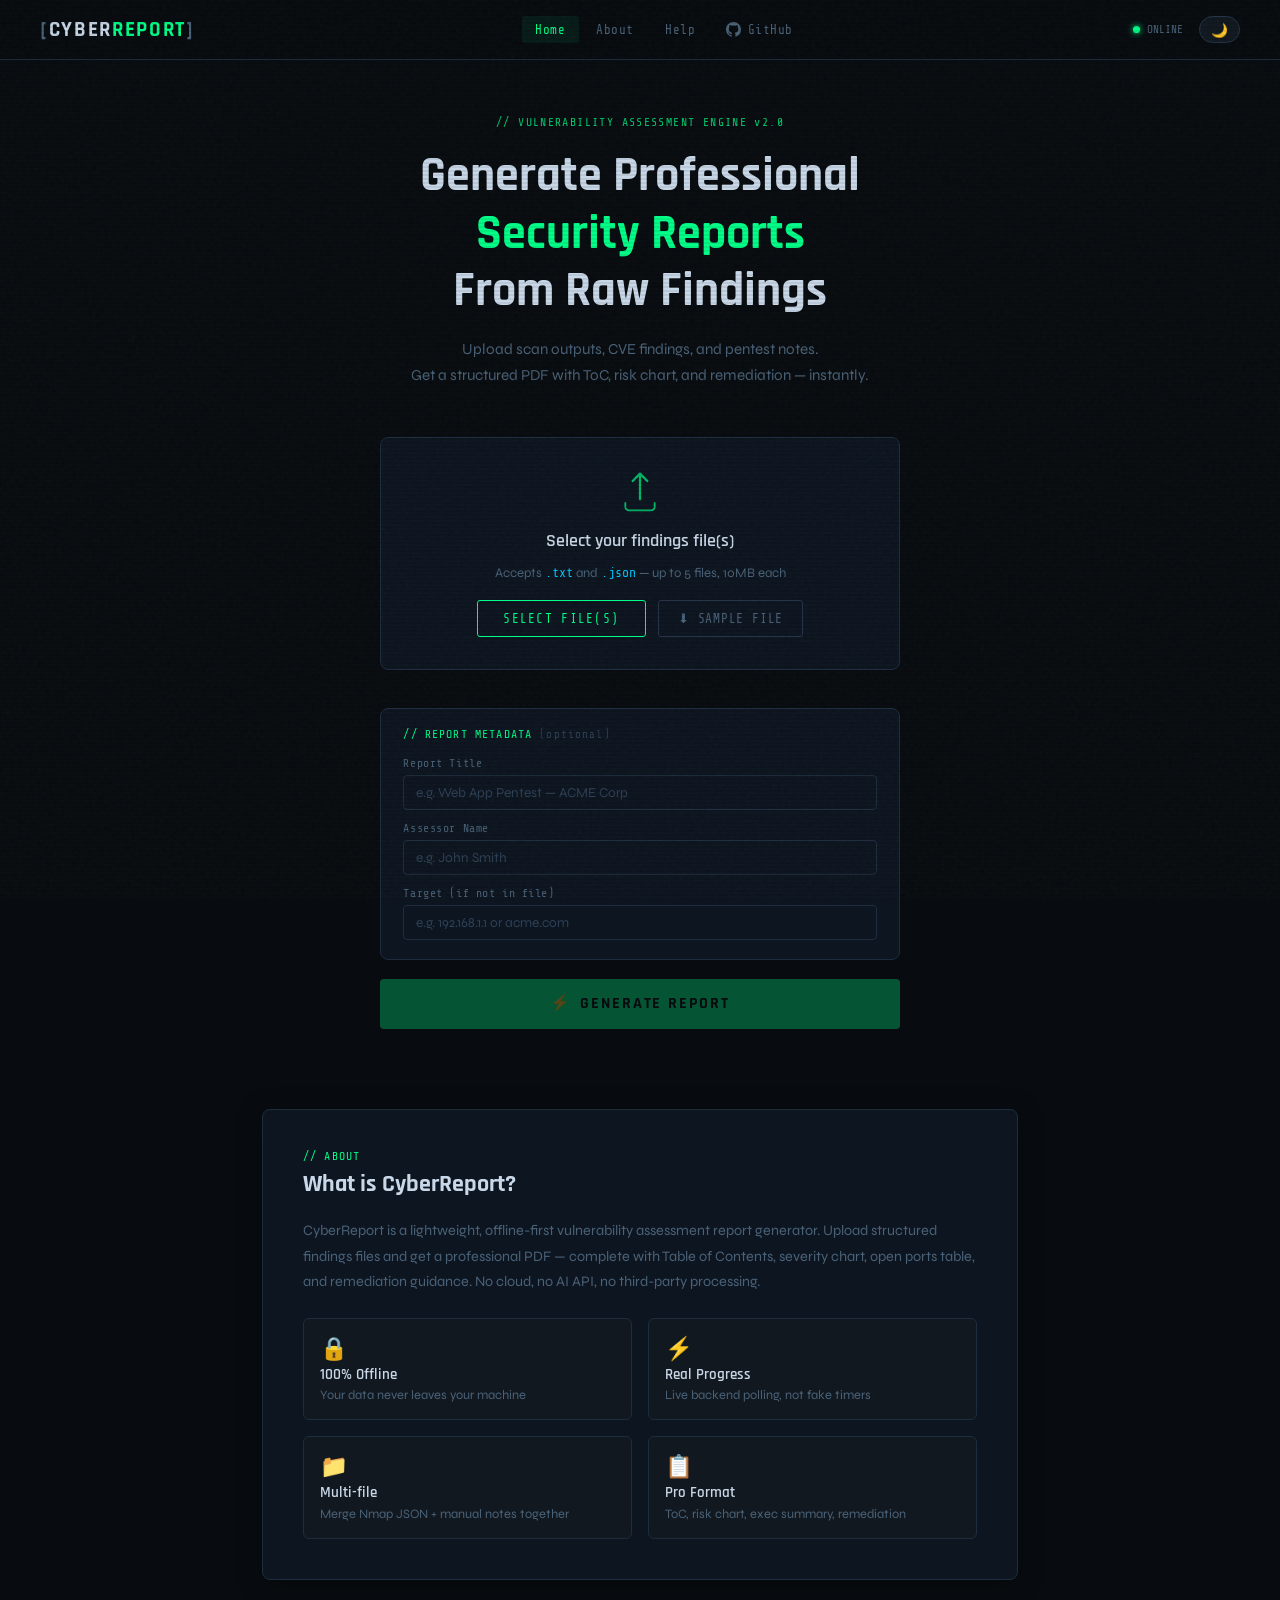
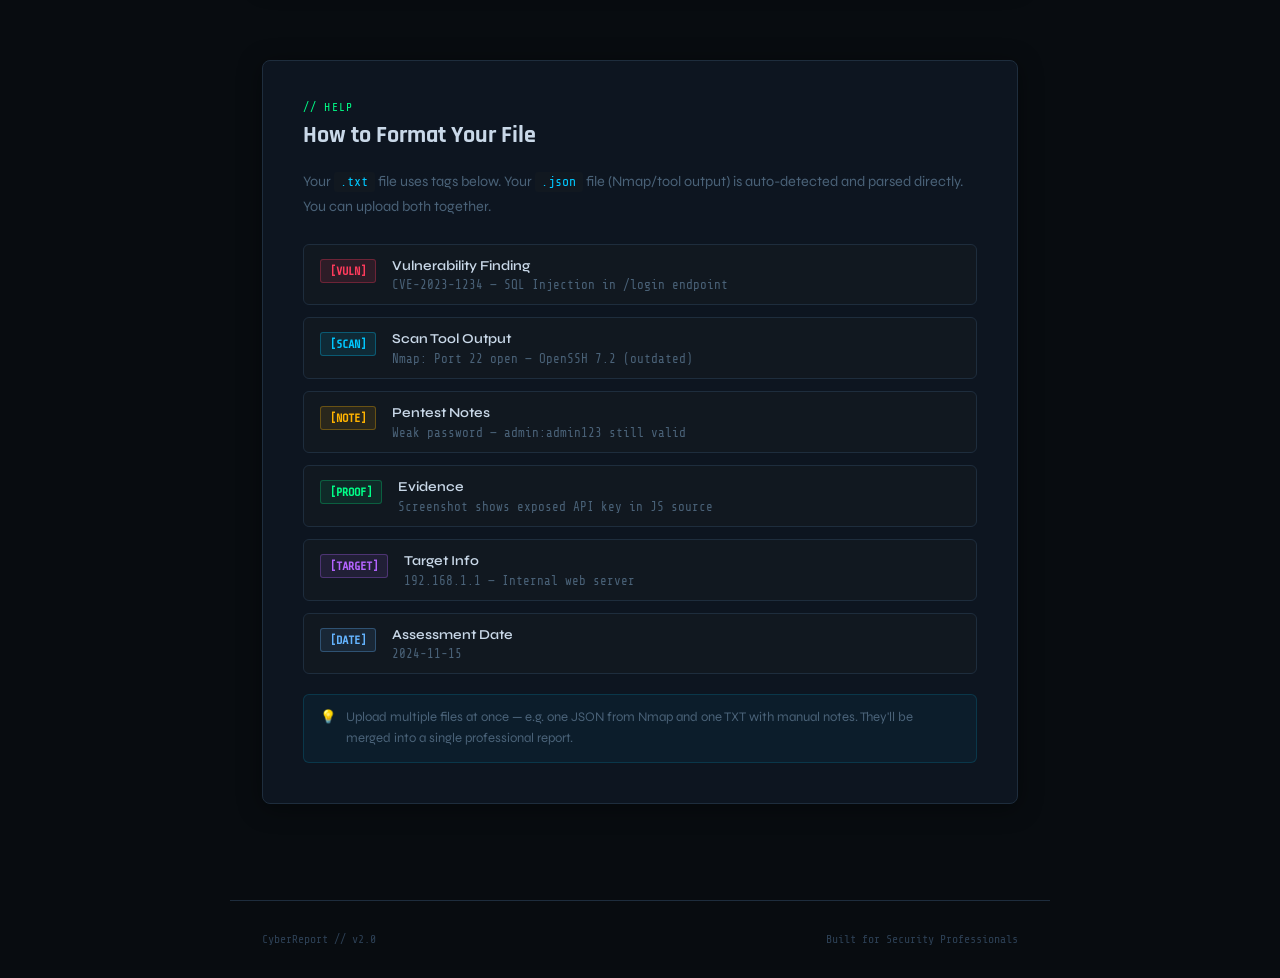
<file: frontend/index.html>
<!DOCTYPE html>
<html lang="en" data-theme="dark">
<head>
  <meta charset="UTF-8" />
  <meta name="viewport" content="width=device-width, initial-scale=1.0"/>
  <title>CyberReport — Vulnerability Assessment Generator</title>
  <link rel="stylesheet" href="style.css" />
  <link href="https://fonts.googleapis.com/css2?family=Share+Tech+Mono&family=Rajdhani:wght@400;500;600;700&family=Syne:wght@400;500;700&display=swap" rel="stylesheet"/>
</head>
<body>
  <div class="scanline"></div>
  <div class="noise"></div>

  <nav class="navbar">
    <div class="nav-logo"><span class="logo-bracket">[</span><span class="logo-text">CYBER</span><span class="logo-accent">REPORT</span><span class="logo-bracket">]</span></div>
    <ul class="nav-links">
      <li><a href="#" class="nav-link active">Home</a></li>
      <li><a href="#about" class="nav-link">About</a></li>
      <li><a href="#help" class="nav-link">Help</a></li>
      <li><a href="https://github.com" target="_blank" class="nav-link nav-github">
        <svg width="15" height="15" viewBox="0 0 24 24" fill="currentColor"><path d="M12 0C5.37 0 0 5.37 0 12c0 5.31 3.435 9.795 8.205 11.385.6.105.825-.255.825-.57 0-.285-.015-1.23-.015-2.235-3.015.555-3.795-.735-4.035-1.41-.135-.345-.72-1.41-1.23-1.695-.42-.225-1.02-.78-.015-.795.945-.015 1.62.87 1.845 1.23 1.08 1.815 2.805 1.305 3.495.99.105-.78.42-1.305.765-1.605-2.67-.3-5.46-1.335-5.46-5.925 0-1.305.465-2.385 1.23-3.225-.12-.3-.54-1.53.12-3.18 0 0 1.005-.315 3.3 1.23.96-.27 1.98-.405 3-.405s2.04.135 3 .405c2.295-1.56 3.3-1.23 3.3-1.23.66 1.65.24 2.88.12 3.18.765.84 1.23 1.905 1.23 3.225 0 4.605-2.805 5.625-5.475 5.925.435.375.81 1.095.81 2.22 0 1.605-.015 2.895-.015 3.3 0 .315.225.69.825.57A12.02 12.02 0 0 0 24 12c0-6.63-5.37-12-12-12z"/></svg>
        GitHub
      </a></li>
    </ul>
    <div class="nav-right">
      <div class="status-indicator"><span class="status-dot"></span><span class="status-text">ONLINE</span></div>
      <button class="theme-toggle" onclick="toggleTheme()"><span class="toggle-icon dark-icon">🌙</span><span class="toggle-icon light-icon">☀️</span></button>
    </div>
  </nav>

  <main>
    <section class="hero">
      <div class="hero-label">// VULNERABILITY ASSESSMENT ENGINE v2.0</div>
      <h1>Generate Professional<br/><span class="highlight">Security Reports</span><br/>From Raw Findings</h1>
      <p class="hero-sub">Upload scan outputs, CVE findings, and pentest notes.<br/>Get a structured PDF with ToC, risk chart, and remediation — instantly.</p>
    </section>

    <section class="upload-section">

      <div class="upload-card" id="uploadCard">
        <div class="upload-icon">
          <svg width="44" height="44" viewBox="0 0 48 48" fill="none">
            <path d="M24 4L24 32M24 4L16 12M24 4L32 12" stroke="currentColor" stroke-width="2.5" stroke-linecap="round" stroke-linejoin="round"/>
            <path d="M8 36V40C8 42.2 9.8 44 12 44H36C38.2 44 40 42.2 40 40V36" stroke="currentColor" stroke-width="2" stroke-linecap="round"/>
          </svg>
        </div>
        <p class="upload-title">Select your findings file(s)</p>
        <p class="upload-sub">Accepts <code>.txt</code> and <code>.json</code> — up to 5 files, 10MB each</p>
        <input type="file" id="fileInput" accept=".txt,.json" multiple hidden />
        <div class="upload-btn-row">
          <button class="btn-upload" onclick="document.getElementById('fileInput').click()">SELECT FILE(S)</button>
          <button class="btn-sample" onclick="downloadSample()">⬇ SAMPLE FILE</button>
        </div>
      </div>

      <div class="file-list" id="fileList"></div>

      <div class="meta-form" id="metaForm">
        <div class="meta-form-title">// REPORT METADATA <span class="meta-optional">(optional)</span></div>
        <div class="meta-fields">
          <div class="meta-field">
            <label for="reportTitle">Report Title</label>
            <input type="text" id="reportTitle" placeholder="e.g. Web App Pentest — ACME Corp" />
          </div>
          <div class="meta-field">
            <label for="assessorName">Assessor Name</label>
            <input type="text" id="assessorName" placeholder="e.g. John Smith" />
          </div>
          <div class="meta-field">
            <label for="targetName">Target (if not in file)</label>
            <input type="text" id="targetName" placeholder="e.g. 192.168.1.1 or acme.com" />
          </div>
        </div>
      </div>

      <button class="btn-generate" id="generateBtn" onclick="generateReport()" disabled>
        <span class="btn-icon">⚡</span> GENERATE REPORT
      </button>

      <div class="progress-wrap" id="progressWrap" style="display:none;">
        <div class="progress-label" id="progressLabel">Starting...</div>
        <div class="progress-bar"><div class="progress-fill" id="progressFill"></div></div>
        <div class="progress-steps" id="progressSteps"></div>
      </div>

      <div class="error-box" id="errorBox" style="display:none;"></div>
      <div class="preview-panel" id="previewPanel" style="display:none;"></div>

    </section>

    <section class="info-section" id="about">
      <div class="info-card">
        <div class="info-card-header"><span class="info-tag">// ABOUT</span><h2>What is CyberReport?</h2></div>
        <p>CyberReport is a lightweight, offline-first vulnerability assessment report generator. Upload structured findings files and get a professional PDF — complete with Table of Contents, severity chart, open ports table, and remediation guidance. No cloud, no AI API, no third-party processing.</p>
        <div class="about-grid">
          <div class="about-item"><span class="about-icon">🔒</span><span class="about-label">100% Offline</span><span class="about-desc">Your data never leaves your machine</span></div>
          <div class="about-item"><span class="about-icon">⚡</span><span class="about-label">Real Progress</span><span class="about-desc">Live backend polling, not fake timers</span></div>
          <div class="about-item"><span class="about-icon">📁</span><span class="about-label">Multi-file</span><span class="about-desc">Merge Nmap JSON + manual notes together</span></div>
          <div class="about-item"><span class="about-icon">📋</span><span class="about-label">Pro Format</span><span class="about-desc">ToC, risk chart, exec summary, remediation</span></div>
        </div>
      </div>
    </section>

    <section class="info-section" id="help">
      <div class="info-card">
        <div class="info-card-header"><span class="info-tag">// HELP</span><h2>How to Format Your File</h2></div>
        <p>Your <code>.txt</code> file uses tags below. Your <code>.json</code> file (Nmap/tool output) is auto-detected and parsed directly. You can upload both together.</p>
        <div class="help-tags">
          <div class="help-row"><span class="help-tag vuln">[VULN]</span><div class="help-detail"><strong>Vulnerability Finding</strong><code>CVE-2023-1234 — SQL Injection in /login endpoint</code></div></div>
          <div class="help-row"><span class="help-tag scan">[SCAN]</span><div class="help-detail"><strong>Scan Tool Output</strong><code>Nmap: Port 22 open — OpenSSH 7.2 (outdated)</code></div></div>
          <div class="help-row"><span class="help-tag note">[NOTE]</span><div class="help-detail"><strong>Pentest Notes</strong><code>Weak password — admin:admin123 still valid</code></div></div>
          <div class="help-row"><span class="help-tag proof">[PROOF]</span><div class="help-detail"><strong>Evidence</strong><code>Screenshot shows exposed API key in JS source</code></div></div>
          <div class="help-row"><span class="help-tag target">[TARGET]</span><div class="help-detail"><strong>Target Info</strong><code>192.168.1.1 — Internal web server</code></div></div>
          <div class="help-row"><span class="help-tag date">[DATE]</span><div class="help-detail"><strong>Assessment Date</strong><code>2024-11-15</code></div></div>
        </div>
        <div class="help-note"><span>💡</span><span>Upload multiple files at once — e.g. one JSON from Nmap and one TXT with manual notes. They'll be merged into a single professional report.</span></div>
      </div>
    </section>
  </main>

  <footer>
    <span>CyberReport // v2.0</span>
    <span>Built for Security Professionals</span>
  </footer>

  <script src="upload.js"></script>
  <script>
    function toggleTheme() {
      const html = document.documentElement;
      const cur  = html.getAttribute('data-theme');
      html.setAttribute('data-theme', cur === 'dark' ? 'light' : 'dark');
      localStorage.setItem('cyberreport-theme', html.getAttribute('data-theme'));
    }
    const saved = localStorage.getItem('cyberreport-theme');
    if (saved) document.documentElement.setAttribute('data-theme', saved);
    document.querySelectorAll('a[href^="#"]').forEach(a => {
      a.addEventListener('click', e => {
        const t = document.querySelector(a.getAttribute('href'));
        if (t) { e.preventDefault(); t.scrollIntoView({ behavior: 'smooth' }); }
      });
    });
  </script>
</body>
</html>
</file>
<file: frontend/style.css>
*,
*::before,
*::after {
  box-sizing: border-box;
  margin: 0;
  padding: 0;
}

:root,
[data-theme="dark"] {
  --bg: #080c10;
  --bg2: #0d1117;
  --bg3: #111820;
  --bg-card: #0d1520;
  --border: #1e2d3d;
  --border2: #243447;
  --accent: #00ff88;
  --accent2: #00c8ff;
  --danger: #ff3b5c;
  --warn: #ffb300;
  --text: #c9d8e8;
  --text-dim: #4a6278;
  --text-muted: #2d4055;
  --nav-bg: rgba(8, 12, 16, 0.96);
  --card-shadow: 0 4px 24px rgba(0, 0, 0, 0.4);
  --scanline-op: 1;
  --noise-op: 0.03;
  --input-bg: #0d1520;
  --input-border: #1e2d3d;
  --input-text: #c9d8e8;
}

[data-theme="light"] {
  --bg: #f0f4f8;
  --bg2: #e8edf3;
  --bg3: #dde4ed;
  --bg-card: #ffffff;
  --border: #c8d4e0;
  --border2: #b0c0d0;
  --accent: #0a7c4e;
  --accent2: #0070a8;
  --danger: #cc1f3a;
  --warn: #b07800;
  --text: #1a2a3a;
  --text-dim: #5a7080;
  --text-muted: #8090a0;
  --nav-bg: rgba(240, 244, 248, 0.97);
  --card-shadow: 0 4px 24px rgba(0, 0, 0, 0.08);
  --scanline-op: 0;
  --noise-op: 0;
  --input-bg: #ffffff;
  --input-border: #c8d4e0;
  --input-text: #1a2a3a;
}

:root {
  --font-mono: 'Share Tech Mono', monospace;
  --font-head: 'Rajdhani', sans-serif;
  --font-body: 'Syne', sans-serif;
}

html {
  scroll-behavior: smooth;
}

body {
  background: var(--bg);
  color: var(--text);
  font-family: var(--font-body);
  min-height: 100vh;
  overflow-x: hidden;
  transition: background .3s, color .3s;
}

.scanline {
  pointer-events: none;
  position: fixed;
  inset: 0;
  z-index: 999;
  opacity: var(--scanline-op);
  background: repeating-linear-gradient(to bottom, transparent 0px, transparent 2px, rgba(0, 0, 0, .07) 2px, rgba(0, 0, 0, .07) 4px);
  transition: opacity .3s;
}

.noise {
  pointer-events: none;
  position: fixed;
  inset: 0;
  z-index: 998;
  opacity: var(--noise-op);
  background-image: url("data:image/svg+xml,%3Csvg viewBox='0 0 256 256' xmlns='http://www.w3.org/2000/svg'%3E%3Cfilter id='n'%3E%3CfeTurbulence type='fractalNoise' baseFrequency='0.9' numOctaves='4' stitchTiles='stitch'/%3E%3C/filter%3E%3Crect width='100%25' height='100%25' filter='url(%23n)'/%3E%3C/svg%3E");
  transition: opacity .3s;
}

/* NAVBAR */
.navbar {
  display: flex;
  align-items: center;
  justify-content: space-between;
  padding: 0 2.5rem;
  height: 60px;
  background: var(--nav-bg);
  border-bottom: 1px solid var(--border);
  backdrop-filter: blur(12px);
  position: sticky;
  top: 0;
  z-index: 100;
  transition: background .3s, border-color .3s;
}

.nav-logo {
  font-family: var(--font-head);
  font-size: 1.3rem;
  font-weight: 700;
  letter-spacing: .08em;
}

.logo-bracket {
  color: var(--text-dim);
}

.logo-text {
  color: var(--text);
}

.logo-accent {
  color: var(--accent);
}

.nav-links {
  display: flex;
  list-style: none;
  gap: .25rem;
  align-items: center;
}

.nav-link {
  font-family: var(--font-mono);
  font-size: .78rem;
  color: var(--text-dim);
  text-decoration: none;
  padding: .4rem .85rem;
  border-radius: 3px;
  letter-spacing: .04em;
  transition: color .2s, background .2s;
  display: flex;
  align-items: center;
  gap: .4rem;
}

.nav-link:hover,
.nav-link.active {
  color: var(--accent);
  background: rgba(0, 255, 136, .07);
}

.nav-right {
  display: flex;
  align-items: center;
  gap: 1rem;
}

.status-indicator {
  display: flex;
  align-items: center;
  gap: .4rem;
  font-family: var(--font-mono);
  font-size: .7rem;
  color: var(--text-dim);
}

.status-dot {
  width: 7px;
  height: 7px;
  border-radius: 50%;
  background: var(--accent);
  box-shadow: 0 0 6px var(--accent);
  animation: pulse 2s infinite;
}

@keyframes pulse {

  0%,
  100% {
    opacity: 1
  }

  50% {
    opacity: .3
  }
}

.theme-toggle {
  background: var(--bg3);
  border: 1px solid var(--border2);
  border-radius: 20px;
  padding: .3rem .7rem;
  cursor: pointer;
  font-size: .85rem;
  transition: background .2s, transform .1s;
}

.theme-toggle:hover {
  background: var(--border);
  transform: scale(1.05);
}

[data-theme="dark"] .light-icon {
  display: none;
}

[data-theme="dark"] .dark-icon {
  display: inline;
}

[data-theme="light"] .dark-icon {
  display: none;
}

[data-theme="light"] .light-icon {
  display: inline;
}

/* MAIN */
main {
  max-width: 820px;
  margin: 0 auto;
  padding: 3.5rem 2rem 6rem;
}

/* HERO */
.hero {
  text-align: center;
  margin-bottom: 3rem;
  animation: fadeUp .6s ease both;
}

.hero-label {
  font-family: var(--font-mono);
  font-size: .72rem;
  color: var(--accent);
  letter-spacing: .12em;
  margin-bottom: 1.2rem;
  opacity: .8;
}

.hero h1 {
  font-family: var(--font-head);
  font-size: clamp(2rem, 5vw, 3rem);
  font-weight: 700;
  line-height: 1.2;
  margin-bottom: 1rem;
}

.highlight {
  color: var(--accent);
}

.hero-sub {
  font-size: .95rem;
  color: var(--text-dim);
  line-height: 1.7;
  max-width: 500px;
  margin: 0 auto;
}

/* UPLOAD SECTION */
.upload-section {
  display: flex;
  flex-direction: column;
  align-items: center;
  gap: 1.2rem;
  animation: fadeUp .6s .15s ease both;
}

/* UPLOAD CARD */
.upload-card {
  width: 100%;
  max-width: 520px;
  background: var(--bg-card);
  border: 1px solid var(--border);
  border-radius: 8px;
  padding: 2rem;
  display: flex;
  flex-direction: column;
  align-items: center;
  gap: .8rem;
  text-align: center;
  transition: border-color .2s, background .3s;
}

.upload-icon {
  color: var(--accent);
  opacity: .7;
}

.upload-title {
  font-family: var(--font-head);
  font-size: 1.1rem;
  font-weight: 600;
  color: var(--text);
}

.upload-sub {
  font-size: .82rem;
  color: var(--text-dim);
}

.upload-sub code {
  font-family: var(--font-mono);
  color: var(--accent2);
}

.upload-btn-row {
  display: flex;
  gap: .75rem;
  flex-wrap: wrap;
  justify-content: center;
  margin-top: .4rem;
}

/* BUTTONS */
.btn-upload {
  background: transparent;
  border: 1px solid var(--accent);
  color: var(--accent);
  font-family: var(--font-mono);
  font-size: .8rem;
  letter-spacing: .1em;
  padding: .6rem 1.6rem;
  border-radius: 3px;
  cursor: pointer;
  transition: background .2s, color .2s, transform .1s;
}

.btn-upload:hover {
  background: var(--accent);
  color: var(--bg);
  transform: translateY(-1px);
}

.btn-sample {
  background: transparent;
  border: 1px solid var(--border2);
  color: var(--text-dim);
  font-family: var(--font-mono);
  font-size: .8rem;
  letter-spacing: .06em;
  padding: .6rem 1.2rem;
  border-radius: 3px;
  cursor: pointer;
  transition: border-color .2s, color .2s, transform .1s;
}

.btn-sample:hover {
  border-color: var(--accent2);
  color: var(--accent2);
  transform: translateY(-1px);
}

.btn-generate {
  width: 100%;
  max-width: 520px;
  background: var(--accent);
  color: var(--bg);
  border: none;
  font-family: var(--font-head);
  font-size: 1rem;
  font-weight: 700;
  letter-spacing: .12em;
  padding: .9rem 2rem;
  border-radius: 4px;
  cursor: pointer;
  transition: opacity .2s, transform .15s, box-shadow .2s;
  display: flex;
  align-items: center;
  justify-content: center;
  gap: .5rem;
}

.btn-generate:hover:not(:disabled) {
  opacity: .9;
  transform: translateY(-2px);
  box-shadow: 0 6px 20px rgba(0, 255, 136, .25);
}

.btn-generate:disabled {
  opacity: .3;
  cursor: not-allowed;
}

/* FILE LIST */
.file-list {
  width: 100%;
  max-width: 520px;
  display: flex;
  flex-direction: column;
  gap: .5rem;
}

.file-row {
  display: flex;
  align-items: center;
  gap: .8rem;
  background: var(--bg3);
  border: 1px solid var(--border);
  border-radius: 6px;
  padding: .6rem 1rem;
  transition: background .3s;
}

.file-icon-sm {
  font-family: var(--font-mono);
  font-size: .75rem;
  color: var(--accent2);
  min-width: 20px;
  text-align: center;
}

.file-details {
  flex: 1;
  display: flex;
  flex-direction: column;
  gap: .1rem;
}

.file-name {
  font-family: var(--font-mono);
  font-size: .82rem;
  color: var(--text);
}

.file-size {
  font-family: var(--font-mono);
  font-size: .72rem;
  color: var(--text-dim);
}

.btn-clear {
  background: none;
  border: none;
  color: var(--text-dim);
  cursor: pointer;
  font-size: .85rem;
  padding: .2rem .4rem;
  border-radius: 3px;
  transition: color .2s, background .2s;
}

.btn-clear:hover {
  color: var(--danger);
  background: rgba(255, 59, 92, .1);
}

/* META FORM */
.meta-form {
  width: 100%;
  max-width: 520px;
  background: var(--bg-card);
  border: 1px solid var(--border);
  border-radius: 8px;
  padding: 1.2rem 1.4rem;
  transition: background .3s;
}

.meta-form-title {
  font-family: var(--font-mono);
  font-size: .72rem;
  color: var(--accent);
  letter-spacing: .1em;
  margin-bottom: 1rem;
}

.meta-optional {
  color: var(--text-muted);
  font-size: .68rem;
}

.meta-fields {
  display: flex;
  flex-direction: column;
  gap: .75rem;
}

.meta-field {
  display: flex;
  flex-direction: column;
  gap: .3rem;
}

.meta-field label {
  font-family: var(--font-mono);
  font-size: .72rem;
  color: var(--text-dim);
  letter-spacing: .05em;
}

.meta-field input {
  background: var(--input-bg);
  border: 1px solid var(--input-border);
  color: var(--input-text);
  font-family: var(--font-body);
  font-size: .85rem;
  padding: .5rem .75rem;
  border-radius: 4px;
  outline: none;
  transition: border-color .2s, background .3s;
}

.meta-field input:focus {
  border-color: var(--accent);
}

.meta-field input::placeholder {
  color: var(--text-muted);
}

/* PROGRESS */
.progress-wrap {
  width: 100%;
  max-width: 520px;
  background: var(--bg-card);
  border: 1px solid var(--border);
  border-radius: 6px;
  padding: 1rem 1.2rem;
}

.progress-label {
  font-family: var(--font-mono);
  font-size: .75rem;
  color: var(--accent);
  margin-bottom: .6rem;
}

.progress-bar {
  width: 100%;
  height: 3px;
  background: var(--border);
  border-radius: 2px;
  overflow: hidden;
  margin-bottom: .8rem;
}

.progress-fill {
  height: 100%;
  background: var(--accent);
  width: 0%;
  transition: width .4s ease;
  border-radius: 2px;
}

.progress-steps {
  display: flex;
  flex-direction: column;
  gap: .3rem;
}

.step-line {
  font-family: var(--font-mono);
  font-size: .72rem;
  color: var(--text-dim);
}

.step-done {
  color: var(--accent);
}

.step-active {
  color: var(--accent2);
}

.step-wait {
  color: var(--text-muted);
}

/* ERROR */
.error-box {
  width: 100%;
  max-width: 520px;
  background: rgba(255, 59, 92, .08);
  border: 1px solid var(--danger);
  border-radius: 6px;
  padding: .8rem 1rem;
  font-family: var(--font-mono);
  font-size: .78rem;
  color: var(--danger);
  line-height: 1.5;
}

/* PREVIEW PANEL */
.preview-panel {
  width: 100%;
  max-width: 520px;
  background: var(--bg-card);
  border: 1px solid var(--border);
  border-radius: 8px;
  overflow: hidden;
  transition: background .3s;
}

.preview-header {
  background: var(--bg3);
  padding: 1.2rem 1.4rem;
  border-bottom: 1px solid var(--border);
}

.preview-title-row {
  display: flex;
  align-items: center;
  justify-content: space-between;
  margin-bottom: .5rem;
}

.preview-tag {
  font-family: var(--font-mono);
  font-size: .7rem;
  color: var(--accent);
  letter-spacing: .1em;
}

.btn-close-preview {
  background: none;
  border: 1px solid var(--border2);
  color: var(--text-dim);
  font-family: var(--font-mono);
  font-size: .7rem;
  padding: .25rem .6rem;
  border-radius: 3px;
  cursor: pointer;
  transition: color .2s, border-color .2s;
}

.btn-close-preview:hover {
  color: var(--danger);
  border-color: var(--danger);
}

.preview-report-title {
  font-family: var(--font-head);
  font-size: 1rem;
  font-weight: 700;
  color: var(--text);
  margin-bottom: .5rem;
}

.preview-meta {
  display: flex;
  flex-wrap: wrap;
  gap: .6rem 1.2rem;
  font-family: var(--font-mono);
  font-size: .72rem;
  color: var(--text-dim);
}

.preview-risk {
  font-weight: 700;
}

.preview-section {
  padding: 1rem 1.4rem;
  border-bottom: 1px solid var(--border);
}

.preview-section:last-child {
  border-bottom: none;
}

.preview-section-title {
  font-family: var(--font-mono);
  font-size: .7rem;
  color: var(--text-dim);
  letter-spacing: .08em;
  margin-bottom: .6rem;
  text-transform: uppercase;
}

.prev-stats-row {
  display: flex;
  gap: .6rem;
  flex-wrap: wrap;
}

.prev-stat {
  display: flex;
  flex-direction: column;
  align-items: center;
  background: var(--bg3);
  border: 1px solid var(--border);
  border-radius: 4px;
  padding: .4rem .7rem;
  min-width: 70px;
}

.prev-stat-label {
  font-family: var(--font-mono);
  font-size: .65rem;
  color: var(--text-dim);
}

.prev-stat-count {
  font-family: var(--font-head);
  font-size: 1.2rem;
  font-weight: 700;
}

.prev-summary {
  font-size: .82rem;
  color: var(--text-dim);
  line-height: 1.65;
}

.prev-finding {
  display: flex;
  gap: .6rem;
  align-items: flex-start;
  padding: .35rem 0;
  border-bottom: 1px solid var(--border);
  font-size: .82rem;
}

.prev-finding:last-child {
  border-bottom: none;
}

.prev-sev {
  font-family: var(--font-mono);
  font-size: .7rem;
  font-weight: 700;
  white-space: nowrap;
  padding-top: 1px;
}

.prev-desc {
  color: var(--text);
  line-height: 1.4;
}

.prev-empty {
  font-size: .82rem;
  color: var(--text-dim);
}

.prev-more {
  font-family: var(--font-mono);
  font-size: .72rem;
  color: var(--text-dim);
  margin-top: .5rem;
}

/* INFO SECTIONS */
.info-section {
  margin-top: 5rem;
  animation: fadeUp .5s ease both;
}

.info-card {
  background: var(--bg-card);
  border: 1px solid var(--border);
  border-radius: 8px;
  padding: 2.5rem;
  box-shadow: var(--card-shadow);
  transition: background .3s, border-color .3s;
}

.info-card-header {
  margin-bottom: 1.2rem;
}

.info-tag {
  font-family: var(--font-mono);
  font-size: .72rem;
  color: var(--accent);
  letter-spacing: .1em;
  display: block;
  margin-bottom: .4rem;
}

.info-card h2 {
  font-family: var(--font-head);
  font-size: 1.5rem;
  font-weight: 700;
  color: var(--text);
}

.info-card>p {
  font-size: .9rem;
  color: var(--text-dim);
  line-height: 1.75;
  margin-bottom: 1.5rem;
}

.info-card code {
  font-family: var(--font-mono);
  font-size: .82rem;
  color: var(--accent2);
  background: var(--bg3);
  padding: .15rem .4rem;
  border-radius: 3px;
}

.about-grid {
  display: grid;
  grid-template-columns: repeat(2, 1fr);
  gap: 1rem;
}

@media(max-width:500px) {
  .about-grid {
    grid-template-columns: 1fr
  }
}

.about-item {
  display: flex;
  flex-direction: column;
  gap: .2rem;
  background: var(--bg3);
  border: 1px solid var(--border);
  border-radius: 6px;
  padding: 1rem;
  transition: border-color .2s;
}

.about-item:hover {
  border-color: var(--border2);
}

.about-icon {
  font-size: 1.4rem;
}

.about-label {
  font-family: var(--font-head);
  font-weight: 600;
  font-size: .95rem;
  color: var(--text);
}

.about-desc {
  font-size: .8rem;
  color: var(--text-dim);
}

.help-tags {
  display: flex;
  flex-direction: column;
  gap: .75rem;
  margin-bottom: 1.2rem;
}

.help-row {
  display: flex;
  align-items: flex-start;
  gap: 1rem;
  padding: .75rem 1rem;
  background: var(--bg3);
  border: 1px solid var(--border);
  border-radius: 6px;
  transition: border-color .2s;
}

.help-row:hover {
  border-color: var(--border2);
}

.help-tag {
  font-family: var(--font-mono);
  font-size: .75rem;
  font-weight: 700;
  padding: .25rem .55rem;
  border-radius: 3px;
  white-space: nowrap;
  flex-shrink: 0;
  margin-top: 2px;
}

.help-tag.vuln {
  background: rgba(255, 59, 92, .12);
  color: #ff3b5c;
  border: 1px solid rgba(255, 59, 92, .3);
}

.help-tag.scan {
  background: rgba(0, 200, 255, .1);
  color: #00c8ff;
  border: 1px solid rgba(0, 200, 255, .3);
}

.help-tag.note {
  background: rgba(255, 179, 0, .1);
  color: #ffb300;
  border: 1px solid rgba(255, 179, 0, .3);
}

.help-tag.proof {
  background: rgba(0, 255, 136, .08);
  color: #00ff88;
  border: 1px solid rgba(0, 255, 136, .25);
}

.help-tag.target {
  background: rgba(180, 100, 255, .1);
  color: #b464ff;
  border: 1px solid rgba(180, 100, 255, .3);
}

.help-tag.date {
  background: rgba(100, 180, 255, .1);
  color: #64b4ff;
  border: 1px solid rgba(100, 180, 255, .3);
}

.help-detail {
  display: flex;
  flex-direction: column;
  gap: .3rem;
}

.help-detail strong {
  font-size: .85rem;
  color: var(--text);
  font-weight: 600;
}

.help-detail code {
  background: none;
  padding: 0;
  font-size: .78rem;
  color: var(--text-dim);
}

.help-note {
  display: flex;
  align-items: flex-start;
  gap: .6rem;
  font-size: .82rem;
  color: var(--text-dim);
  background: rgba(0, 200, 255, .05);
  border: 1px solid rgba(0, 200, 255, .15);
  border-radius: 6px;
  padding: .8rem 1rem;
  line-height: 1.6;
}

footer {
  text-align: center;
  padding: 2rem;
  font-family: var(--font-mono);
  font-size: .72rem;
  color: var(--text-muted);
  border-top: 1px solid var(--border);
  display: flex;
  justify-content: space-between;
  max-width: 820px;
  margin: 0 auto;
}

@keyframes fadeUp {
  from {
    opacity: 0;
    transform: translateY(18px)
  }

  to {
    opacity: 1;
    transform: translateY(0)
  }
}
</file>
